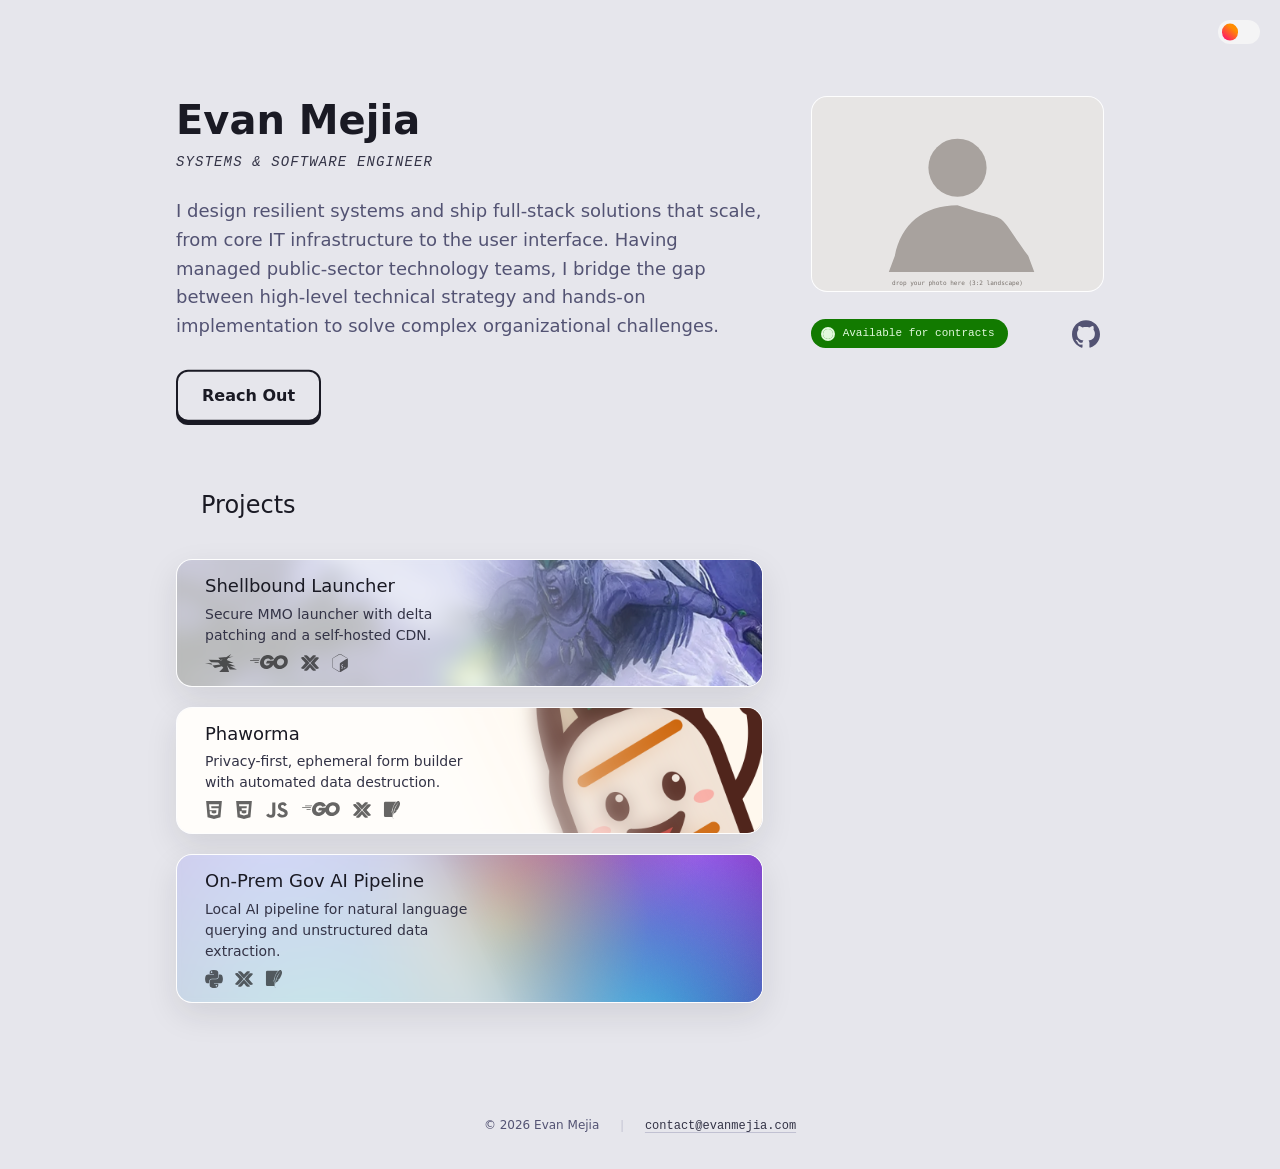
<file: index.html>
<!doctype html>
<html lang="en" data-theme="light">
    <head>
        <meta charset="UTF-8" />
        <meta name="viewport" content="width=device-width, initial-scale=1.0" />
        <title>Evan Mejia — Systems & Software Engineer</title>
        <meta
            name="description"
            content="Systems & Software Engineer. Complex technologies mapped into organized, functional solutions — self-hosted platforms, automated infrastructure, and AI workflows."
        />
        <meta property="og:site_name" content="Evan Mejia" />
        <meta property="og:type" content="website" />
        <meta
            property="og:title"
            content="Evan Mejia — Systems & Software Engineer"
        />
        <meta
            property="og:description"
            content="Systems & Software Engineer. Complex technologies mapped into organized, functional solutions — self-hosted platforms, automated infrastructure, and AI workflows."
        />
        <meta property="og:url" content="https://www.evanmejia.com/" />
        <meta
            property="og:image"
            content="https://www.evanmejia.com/assets/og-image.png"
        />
        <meta property="og:image:width" content="1200" />
        <meta property="og:image:height" content="800" />
        <meta name="twitter:card" content="summary_large_image" />
        <link rel="canonical" href="https://www.evanmejia.com/" />
        <script type="application/ld+json">
        {
            "@context": "https://schema.org",
            "@type": "Person",
            "name": "Evan Mejia",
            "url": "https://www.evanmejia.com/",
            "image": "https://www.evanmejia.com/assets/profile.svg",
            "jobTitle": "Systems & Software Engineer",
            "description": "Systems & Software Engineer. Complex technologies mapped into organized, functional solutions — self-hosted platforms, automated infrastructure, and AI workflows.",
            "sameAs": [
                "https://github.com/evanmejia"
            ]
        }
        </script>
        <link rel="icon" type="image/svg+xml" href="assets/favicon.svg" />

        <!-- Set theme before first paint (persisted choice, else system preference) -->
        <script>
            document.documentElement.dataset.theme =
                localStorage.getItem("theme") ||
                (window.matchMedia("(prefers-color-scheme: dark)").matches
                    ? "dark"
                    : "light");
        </script>

        <link rel="stylesheet" href="css/styles.css" />
    </head>

    <body>
        <a class="skip-link" href="#main">Skip to content</a>

        <label class="theme-switch">
            <input type="checkbox" id="theme-toggle" aria-label="Dark mode" />
            <span class="slider"></span>
        </label>

        <div class="page">
            <div class="layout">
                <!-- ================= Main column ================= -->
                <main id="main">
                    <h1>Evan Mejia</h1>
                    <p class="role">Systems & Software Engineer</p>
                    <p class="lead">
                        I design resilient systems and ship full-stack solutions
                        that scale, from core IT infrastructure to the user
                        interface. Having managed public-sector technology
                        teams, I bridge the gap between high-level technical
                        strategy and hands-on implementation to solve complex
                        organizational challenges.
                    </p>
                    <!-- Cal.com popup embed: clicking opens a booking modal
                         with both event types. If the embed script is
                         blocked, the button falls back to a plain link. -->
                    <a
                        class="btn btn--lift"
                        href="https://cal.com/evanmejia"
                        target="_blank"
                        rel="noopener"
                        data-cal-link="evanmejia"
                        data-cal-embed-trigger
                    >
                        <span>Reach Out</span>
                    </a>
                    <script
                        src="https://cal.com/evanmejia/embed/embed.js"
                        data-iframe-src="https://cal.com/evanmejia/embed?calEmbed=1"
                    ></script>

                    <h2 id="projects">
                        <a class="projects-link" href="projects.html"
                            >Projects</a
                        >
                    </h2>
                    <div class="cards">
                        <a
                            class="card card--shellbound"
                            href="projects.html#shellbound-launcher"
                        >
                            <h3>Shellbound Launcher</h3>
                            <p>
                                Secure MMO launcher with delta patching and a
                                self-hosted CDN.
                            </p>
                            <ul class="card-tech" aria-label="Tech stack">
                                <li>
                                    <img
                                        class="tech-icon tech-icon-wails"
                                        src="assets/icons/wails.svg"
                                        alt="Wails"
                                        width="32"
                                        height="18"
                                        loading="lazy"
                                    />
                                </li>
                                <li>
                                    <img
                                        class="tech-icon tech-icon-go"
                                        src="assets/icons/go.svg"
                                        alt="Go"
                                        width="40"
                                        height="16"
                                        loading="lazy"
                                    />
                                </li>
                                <li>
                                    <img
                                        class="tech-icon"
                                        src="assets/icons/proxmox.svg"
                                        alt="Proxmox"
                                        width="18"
                                        height="18"
                                        loading="lazy"
                                    />
                                </li>
                                <li>
                                    <img
                                        class="tech-icon"
                                        src="assets/icons/bash.svg"
                                        alt="Bash"
                                        width="18"
                                        height="18"
                                        loading="lazy"
                                    />
                                </li>
                            </ul>
                        </a>
                        <a
                            class="card card--phaworma"
                            href="projects.html#phaworma"
                        >
                            <h3>Phaworma</h3>
                            <p>
                                Privacy-first, ephemeral form builder with
                                automated data destruction.
                            </p>
                            <ul class="card-tech" aria-label="Tech stack">
                                <li>
                                    <img
                                        class="tech-icon"
                                        src="assets/icons/html5.svg"
                                        alt="HTML5"
                                        width="18"
                                        height="18"
                                        loading="lazy"
                                    />
                                </li>
                                <li>
                                    <img
                                        class="tech-icon"
                                        src="assets/icons/css.svg"
                                        alt="CSS"
                                        width="18"
                                        height="18"
                                        loading="lazy"
                                    />
                                </li>
                                <li>
                                    <img
                                        class="tech-icon tech-icon-js"
                                        src="assets/icons/javascript.svg"
                                        alt="JavaScript"
                                        width="24"
                                        height="18"
                                        loading="lazy"
                                    />
                                </li>
                                <li>
                                    <img
                                        class="tech-icon tech-icon-go"
                                        src="assets/icons/go.svg"
                                        alt="Go"
                                        width="40"
                                        height="16"
                                        loading="lazy"
                                    />
                                </li>
                                <li>
                                    <img
                                        class="tech-icon"
                                        src="assets/icons/proxmox.svg"
                                        alt="Proxmox"
                                        width="18"
                                        height="18"
                                        loading="lazy"
                                    />
                                </li>
                                <li>
                                    <img
                                        class="tech-icon"
                                        src="assets/icons/sqlite.svg"
                                        alt="SQLite"
                                        width="18"
                                        height="18"
                                        loading="lazy"
                                    />
                                </li>
                            </ul>
                        </a>
                        <a class="card" href="projects.html#ai-data-stack">
                            <h3>On-Prem Gov AI Pipeline</h3>
                            <p>
                                Local AI pipeline for natural language querying
                                and unstructured data extraction.
                            </p>
                            <ul class="card-tech" aria-label="Tech stack">
                                <li>
                                    <img
                                        class="tech-icon"
                                        src="assets/icons/python.svg"
                                        alt="Python"
                                        width="18"
                                        height="18"
                                        loading="lazy"
                                    />
                                </li>
                                <li>
                                    <img
                                        class="tech-icon"
                                        src="assets/icons/proxmox.svg"
                                        alt="Proxmox"
                                        width="18"
                                        height="18"
                                        loading="lazy"
                                    />
                                </li>
                                <li>
                                    <img
                                        class="tech-icon"
                                        src="assets/icons/sqlite.svg"
                                        alt="SQLite"
                                        width="18"
                                        height="18"
                                        loading="lazy"
                                    />
                                </li>
                            </ul>
                        </a>
                    </div>
                </main>

                <!-- ================= Sidebar ================= -->
                <aside class="sidebar">
                    <img
                        class="portrait"
                        src="assets/profile.svg"
                        alt="Portrait of Evan Mejia"
                        width="720"
                        height="480"
                    />
                    <div class="sidebar-row">
                        <span id="status" class="status-pill status-pill--green"
                            >Available for contracts</span
                        >
                        <div class="icon-row" aria-label="Profiles and contact">
                            <a
                                class="icon-link"
                                href="https://github.com/evanmejia"
                                aria-label="GitHub"
                                title="GitHub"
                            >
                                <svg
                                    viewBox="0 0 24 24"
                                    fill="currentColor"
                                    aria-hidden="true"
                                >
                                    <path
                                        d="M12 .297c-6.63 0-12 5.373-12 12 0 5.303 3.438 9.8 8.205 11.385.6.113.82-.258.82-.577 0-.285-.01-1.04-.015-2.04-3.338.724-4.042-1.61-4.042-1.61C4.422 18.07 3.633 17.7 3.633 17.7c-1.087-.744.084-.729.084-.729 1.205.084 1.838 1.236 1.838 1.236 1.07 1.835 2.809 1.305 3.495.998.108-.776.417-1.305.76-1.605-2.665-.3-5.466-1.332-5.466-5.93 0-1.31.465-2.38 1.235-3.22-.135-.303-.54-1.523.105-3.176 0 0 1.005-.322 3.3 1.23.96-.267 1.98-.399 3-.405 1.02.006 2.04.138 3 .405 2.28-1.552 3.285-1.23 3.285-1.23.645 1.653.24 2.873.12 3.176.765.84 1.23 1.91 1.23 3.22 0 4.61-2.805 5.625-5.475 5.92.42.36.81 1.096.81 2.22 0 1.606-.015 2.896-.015 3.286 0 .315.21.69.825.57C20.565 22.092 24 17.592 24 12.297c0-6.627-5.373-12-12-12"
                                    />
                                </svg>
                            </a>
                        </div>
                    </div>
                </aside>
            </div>

            <!-- ================= Footer ================= -->
            <footer class="footer">
                <p>
                    <span class="copyright"
                        >© <span id="year">2026</span> Evan Mejia</span
                    >
                    <span class="footer-sep" aria-hidden="true">|</span>
                    <a href="mailto:contact@evanmejia.com"
                        >contact@evanmejia.com</a
                    >
                </p>
            </footer>
        </div>

        <button class="to-top" type="button" aria-label="Back to top">
            <svg viewBox="0 0 384 512" aria-hidden="true">
                <path
                    d="M214.6 41.4c-12.5-12.5-32.8-12.5-45.3 0l-160 160c-12.5 12.5-12.5 32.8 0 45.3s32.8 12.5 45.3 0L160 141.2V448c0 17.7 14.3 32 32 32s32-14.3 32-32V141.2L329.4 246.6c12.5 12.5 32.8 12.5 45.3 0s12.5-32.8 0-45.3l-160-160z"
                />
            </svg>
        </button>

        <script src="js/main.js" defer></script>
    </body>
</html>
</file>
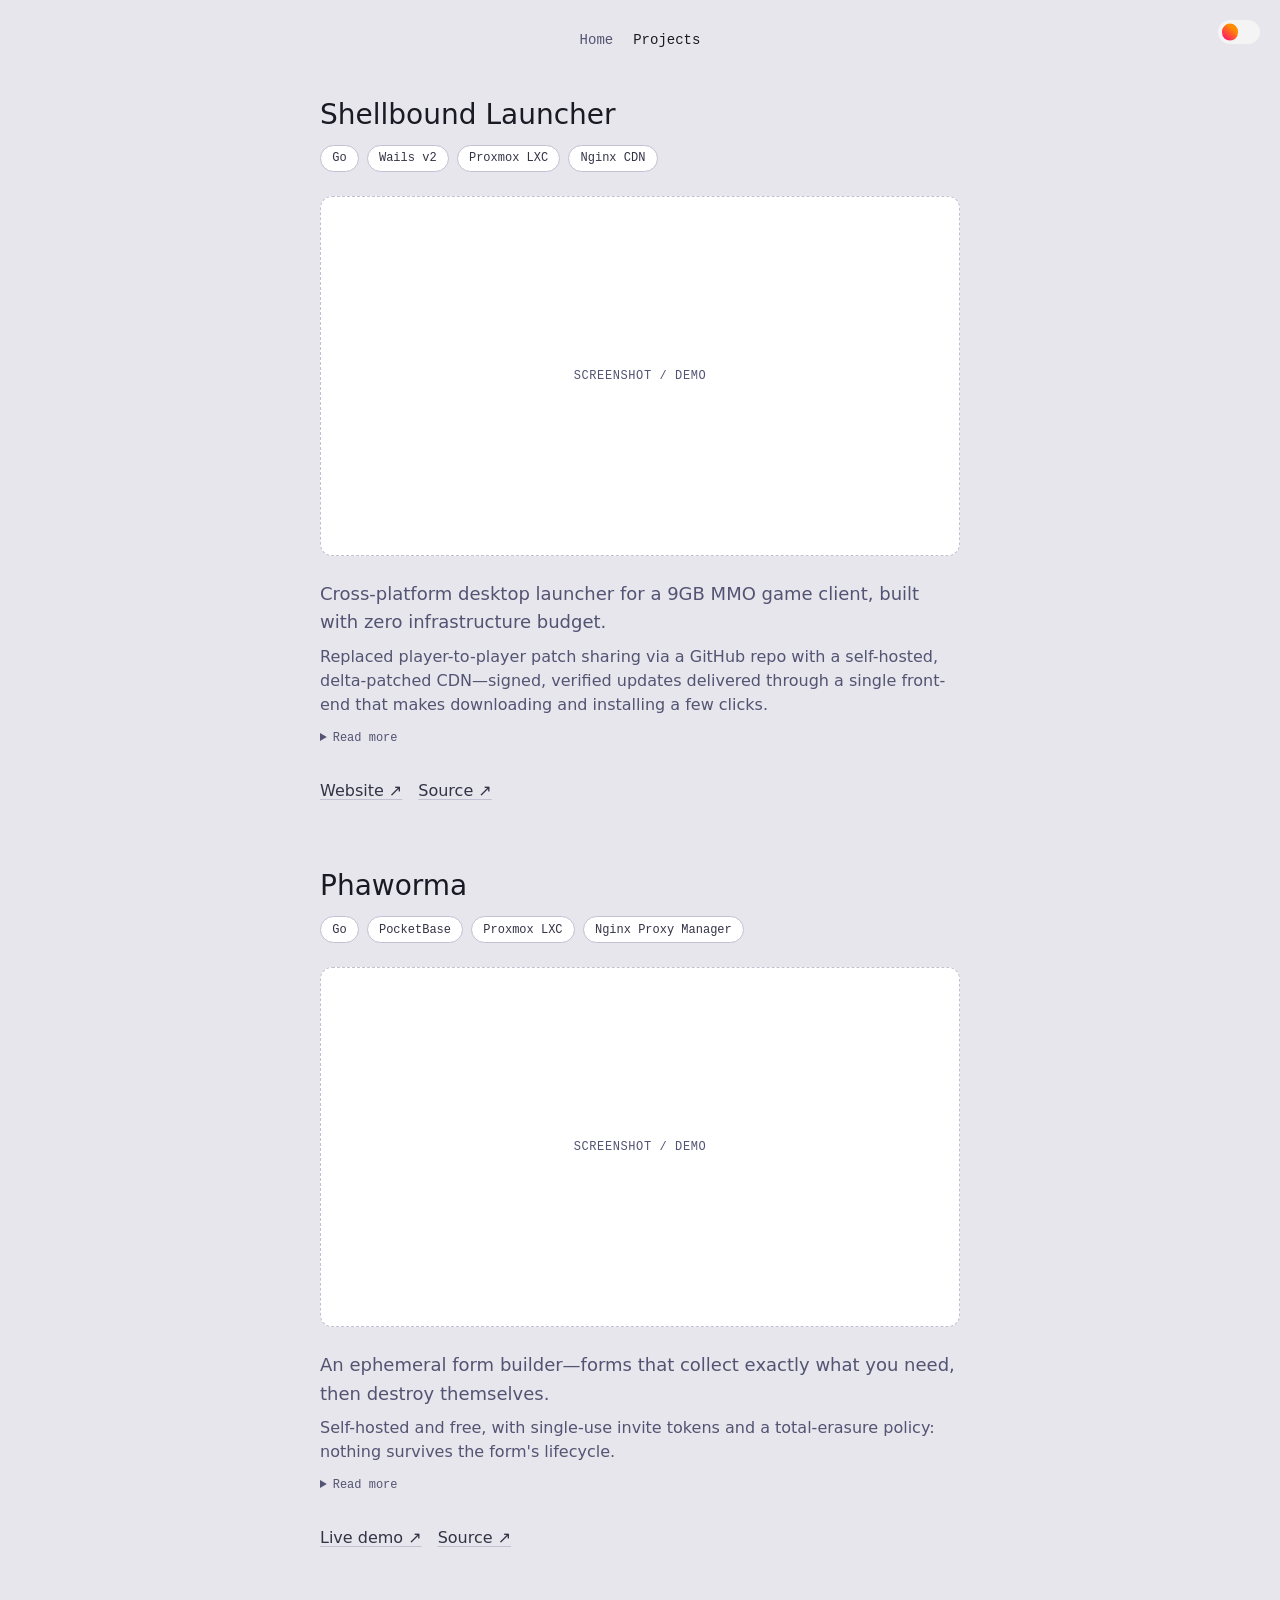
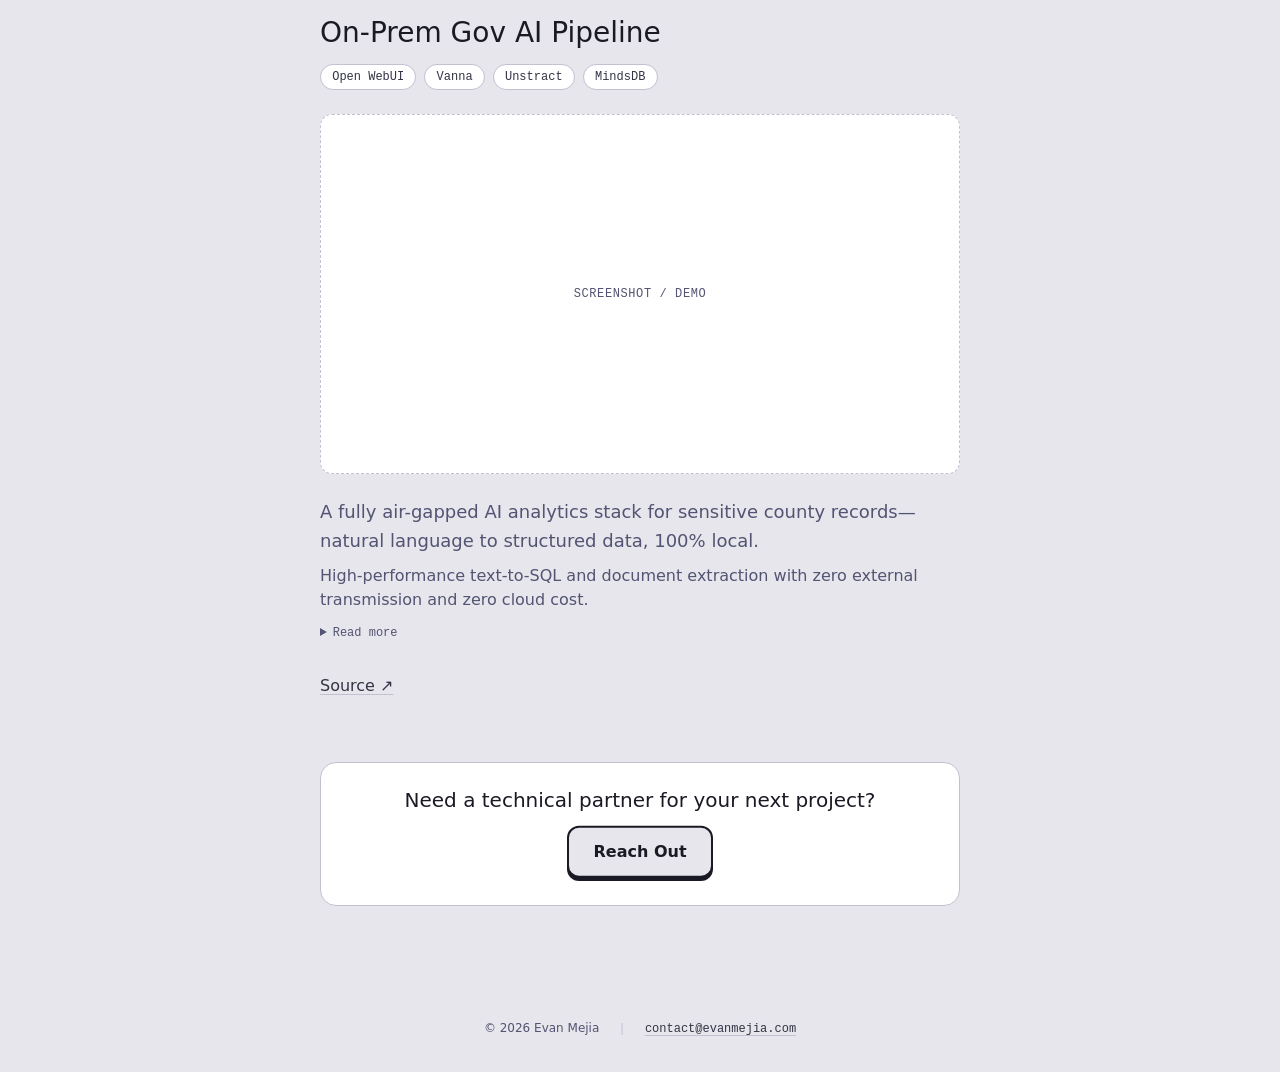
<file: projects.html>
<!doctype html>
<html lang="en" data-theme="light">
    <head>
        <meta charset="UTF-8" />
        <meta name="viewport" content="width=device-width, initial-scale=1.0" />
        <title>Projects — Evan Mejia</title>
        <meta
            name="description"
            content="Systems I've designed, built, and kept running in production: a self-hosted game launcher, an ephemeral form builder, and an air-gapped AI data analysis stack."
        />
        <meta property="og:site_name" content="Evan Mejia" />
        <meta property="og:type" content="website" />
        <meta property="og:title" content="Projects — Evan Mejia" />
        <meta
            property="og:description"
            content="Systems I've designed, built, and kept running in production: a self-hosted game launcher, an ephemeral form builder, and an air-gapped AI data analysis stack."
        />
        <meta
            property="og:url"
            content="https://www.evanmejia.com/projects.html"
        />
        <meta
            property="og:image"
            content="https://www.evanmejia.com/assets/og-image.png"
        />
        <meta property="og:image:width" content="1200" />
        <meta property="og:image:height" content="800" />
        <meta name="twitter:card" content="summary_large_image" />
        <link rel="canonical" href="https://www.evanmejia.com/projects.html" />
        <script type="application/ld+json">
        {
            "@context": "https://schema.org",
            "@type": "ItemList",
            "name": "Projects — Evan Mejia",
            "url": "https://www.evanmejia.com/projects.html",
            "itemListElement": [
                {
                    "@type": "SoftwareApplication",
                    "position": 1,
                    "name": "Shellbound Launcher",
                    "url": "https://shellbound.xyz/",
                    "codeRepository": "https://github.com/evanmejia/shellbound-launcher",
                    "applicationCategory": "UtilityApplication",
                    "operatingSystem": "Windows, Linux",
                    "description": "Cross-platform desktop launcher for a 9GB MMO game client with a self-hosted, delta-patched CDN — signed, verified updates, built with zero infrastructure budget."
                },
                {
                    "@type": "SoftwareApplication",
                    "position": 2,
                    "name": "Phaworma",
                    "url": "https://forms.evanmejia.com",
                    "codeRepository": "https://github.com/evanmejia/Phaworma",
                    "applicationCategory": "BusinessApplication",
                    "description": "Self-hosted, ephemeral form builder with single-use invite tokens and total data erasure: forms collect exactly what you need, then destroy themselves."
                },
                {
                    "@type": "Project",
                    "position": 3,
                    "name": "On-Prem Gov AI Pipeline",
                    "description": "Fully air-gapped AI analytics stack for sensitive county records — natural language to structured data, 100% local, zero external transmission."
                }
            ]
        }
        </script>
        <link rel="icon" type="image/svg+xml" href="assets/favicon.svg" />

        <!-- Set theme before first paint (persisted choice, else system preference) -->
        <script>
            document.documentElement.dataset.theme =
                localStorage.getItem("theme") ||
                (window.matchMedia("(prefers-color-scheme: dark)").matches
                    ? "dark"
                    : "light");
        </script>

        <link rel="stylesheet" href="css/styles.css" />
    </head>

    <body>
        <a class="skip-link" href="#main">Skip to content</a>

        <label class="theme-switch">
            <input type="checkbox" id="theme-toggle" aria-label="Dark mode" />
            <span class="slider"></span>
        </label>

        <nav class="page-nav" aria-label="Main">
            <a href="index.html">Home</a>
            <a class="active" href="projects.html">Projects</a>
        </nav>

        <div class="page">
            <main id="main" class="prose-col">
                <div class="projects">
                    <!-- ============ Project 1: Shellbound Launcher ============ -->
                    <article id="shellbound-launcher" class="project">
                        <h2>Shellbound Launcher</h2>
                        <ul class="pills" aria-label="Tech stack">
                            <li class="pill">Go</li>
                            <li class="pill">Wails v2</li>
                            <li class="pill">Proxmox LXC</li>
                            <li class="pill">Nginx CDN</li>
                        </ul>
                        <div class="project-media">
                            <span class="project-media-label">screenshot / demo</span>
                        </div>
                        <p class="lead">
                            Cross-platform desktop launcher for a 9GB MMO game
                            client, built with zero infrastructure budget.
                        </p>
                        <p class="outcome">
                            Replaced player-to-player patch sharing via a GitHub
                            repo with a self-hosted, delta-patched CDN—signed,
                            verified updates delivered through a single
                            front-end that makes downloading and installing a
                            few clicks.
                        </p>
                        <details class="read-more">
                            <summary>Read more</summary>
                            <p>
                                I transformed the Shellbound MMO player experience
                                by building a custom, cross-platform launcher to
                                manage its 9GB game client. Facing zero
                                infrastructure budget, I engineered a solution using
                                a Wails v2 Go/JS backend and a self-hosted
                                Proxmox-based CDN to provide seamless, delta-only
                                updates that drastically reduced patch traffic. I
                                prioritized security by implementing Ed25519 digital
                                signatures and TLS pinning, ensuring that every
                                update is verified as authentic and protected
                                against malicious tampering. This all-in-one tool
                                streamlined the entire player lifecycle—from account
                                creation and news updates to automated addon
                                management—replacing cumbersome manual processes
                                with a single, trusted, and highly efficient desktop
                                application for Windows and Linux.
                            </p>
                        </details>
                        <p class="project-actions">
                            <a
                                class="project-link"
                                href="https://shellbound.xyz/"
                                target="_blank"
                                rel="noopener"
                                >Website ↗</a
                            >
                            <a
                                class="project-link"
                                href="https://github.com/evanmejia/shellbound-launcher"
                                target="_blank"
                                rel="noopener"
                                >Source ↗</a
                            >
                        </p>
                    </article>

                    <!-- ============ Project 2: Phaworma ============ -->
                    <article id="phaworma" class="project">
                        <h2>Phaworma</h2>
                        <ul class="pills" aria-label="Tech stack">
                            <li class="pill">Go</li>
                            <li class="pill">PocketBase</li>
                            <li class="pill">Proxmox LXC</li>
                            <li class="pill">Nginx Proxy Manager</li>
                        </ul>
                        <div class="project-media">
                            <span class="project-media-label">screenshot / demo</span>
                        </div>
                        <p class="lead">
                            An ephemeral form builder—forms that collect exactly
                            what you need, then destroy themselves.
                        </p>
                        <p class="outcome">
                            Self-hosted and free, with single-use invite tokens
                            and a total-erasure policy: nothing survives the
                            form's lifecycle.
                        </p>
                        <details class="read-more">
                            <summary>Read more</summary>
                            <p>
                                I built
                                <a href="https://forms.evanmejia.com">Phaworma</a>
                                (a play on shawarma) to serve up a better way to
                                collect data without the 'forever' baggage of
                                traditional tools. Instead of hoarding data
                                indefinitely, Phaworma provides compact ephemeral
                                forms designed to disappear. Using an efficient Go
                                architecture, I engineered a system that wraps each
                                form in a strict Lifecycle, automatically purging
                                expired data from the disk so nothing stale is ever
                                left on the menu. I also wrapped every invite in a
                                single use token to ensure privacy and built a total
                                erasure policy so that when a user is done, their
                                data is gone for good. It is a lightweight and
                                secure solution that lets you collect exactly what
                                you need and nothing more.
                            </p>
                        </details>
                        <p class="project-actions">
                            <a
                                class="project-link"
                                href="https://forms.evanmejia.com"
                                target="_blank"
                                rel="noopener"
                                >Live demo ↗</a
                            >
                            <a
                                class="project-link"
                                href="https://github.com/evanmejia/Phaworma"
                                target="_blank"
                                rel="noopener"
                                >Source ↗</a
                            >
                        </p>
                    </article>

                    <!-- ============ Project 3: On-Prem AI Analytics Pipeline ============ -->
                    <article id="ai-data-stack" class="project">
                        <h2>On-Prem Gov AI Pipeline</h2>
                        <ul class="pills" aria-label="Tech stack">
                            <li class="pill">Open WebUI</li>
                            <li class="pill">Vanna</li>
                            <li class="pill">Unstract</li>
                            <li class="pill">MindsDB</li>
                        </ul>
                        <div class="project-media">
                            <span class="project-media-label">screenshot / demo</span>
                        </div>
                        <p class="lead">
                            A fully air-gapped AI analytics stack for sensitive
                            county records—natural language to structured data,
                            100% local.
                        </p>
                        <p class="outcome">
                            High-performance text-to-SQL and document extraction
                            with zero external transmission and zero cloud cost.
                        </p>
                        <details class="read-more">
                            <summary>Read more</summary>
                            <p>
                                To enable AI-driven insights without violating
                                strict compliance regulations regarding sensitive
                                county records, I engineered a fully air-gapped,
                                on-premise AI analytics pipeline. Deployed on local
                                dual-GPU hardware, the system integrates a
                                specialized stack of open-source tools: Open WebUI
                                for a unified control interface, Vanna for
                                text-to-SQL translation, Unstract for unstructured
                                data extraction, and MindsDB for database
                                federation. This architecture allows analysts to
                                transform massive volumes of unstructured case notes
                                and legacy documents into structured database tables
                                via natural language. The resulting pipeline ensures
                                100% data locality and zero external transmission,
                                providing a high-performance, zero-cost alternative
                                to cloud-based AI providers.
                            </p>
                        </details>
                        <p class="project-actions">
                            <a
                                class="project-link"
                                href="https://github.com/evanmejia"
                                target="_blank"
                                rel="noopener"
                                >Source ↗</a
                            >
                        </p>
                    </article>
                </div>

                <!-- ================= CTA ================= -->
                <section class="cta" aria-label="Contact">
                    <h2>Need a technical partner for your next project?</h2>
                    <!-- Cal.com popup embed: clicking opens a booking modal
                         with both event types. If the embed script is
                         blocked, the button falls back to a plain link. -->
                    <a
                        class="btn btn--lift"
                        href="https://cal.com/evanmejia"
                        target="_blank"
                        rel="noopener"
                        data-cal-link="evanmejia"
                        data-cal-embed-trigger
                    >
                        <span>Reach Out</span>
                    </a>
                    <script
                        src="https://cal.com/evanmejia/embed/embed.js"
                        data-iframe-src="https://cal.com/evanmejia/embed?calEmbed=1"
                    ></script>
                </section>
            </main>

            <!-- ================= Footer ================= -->
            <footer class="footer">
                <p>
                    <span class="copyright"
                        >© <span id="year">2026</span> Evan Mejia</span
                    >
                    <span class="footer-sep" aria-hidden="true">|</span>
                    <a href="mailto:contact@evanmejia.com"
                        >contact@evanmejia.com</a
                    >
                </p>
            </footer>
        </div>

        <button class="to-top" type="button" aria-label="Back to top">
            <svg viewBox="0 0 384 512" aria-hidden="true">
                <path
                    d="M214.6 41.4c-12.5-12.5-32.8-12.5-45.3 0l-160 160c-12.5 12.5-12.5 32.8 0 45.3s32.8 12.5 45.3 0L160 141.2V448c0 17.7 14.3 32 32 32s32-14.3 32-32V141.2L329.4 246.6c12.5 12.5 32.8 12.5 45.3 0s12.5-32.8 0-45.3l-160-160z"
                />
            </svg>
        </button>

        <script src="js/main.js" defer></script>
    </body>
</html>
</file>
<file: css/styles.css>
/* ---------- Design tokens ---------- */
:root {
  --font-sans: ui-sans-serif, system-ui, sans-serif, "Apple Color Emoji", "Segoe UI Emoji", "Segoe UI Symbol", "Noto Color Emoji";
  --font-mono: ui-monospace, SFMono-Regular, Menlo, Monaco, Consolas, "Liberation Mono", "Courier New", monospace;

  --bg: #e6e6ec;
  --bg-card: #ffffff;
  --card-glass: rgba(255, 255, 255, 0.72);
  --card-glass-border: rgba(255, 255, 255, 0.75);
  --card-border-hover: rgba(26, 26, 36, 0.24);
  --card-shadow: 0 12px 32px rgba(26, 26, 36, 0.1);
  --text: #333346;
  --text-heading: #1a1a24;
  --text-muted: #535373;
  --text-soft: #333346;
  --border: #c1c1d2;
  --pill-hover-border: #8080a4;
  --btn-bg: #1a1a24;
  --btn-bg-hover: #333346;
  --btn-text: #e6e6ec;

  --pill-green-text: #e1f9dc;
  --pill-green-bg: #127a00;
  --pill-yellow-text: #854d0e;
  --pill-yellow-bg: rgba(234, 179, 8, 0.14);
  --pill-red-text: #991b1b;
  --pill-red-bg: rgba(239, 68, 68, 0.12);

  --projects-btn-bg-hover: #d7d7e2;

  color-scheme: light;
}

[data-theme="dark"] {
  --bg: #0e0e12;
  --bg-card: #1a1a24;
  --card-glass: rgba(26, 26, 36, 0.8);
  --card-glass-border: rgba(255, 255, 255, 0.1);
  --card-border-hover: rgba(255, 255, 255, 0.28);
  --card-shadow: none;
  --text: #c1c1d2;
  --text-heading: #e6e6ec;
  --text-muted: #9c9cba;
  --text-soft: #a6a6bf;
  --border: #333346;
  --btn-bg: #e6e6ec;
  --btn-bg-hover: #c1c1d2;
  --btn-text: #1a1a24;

  --pill-green-text: #127a00;
  --pill-green-bg: #e1f9dc;
  --pill-yellow-text: #facc15;
  --pill-yellow-bg: rgba(250, 204, 21, 0.1);
  --pill-red-text: #f87171;
  --pill-red-bg: rgba(248, 113, 113, 0.1);

  --projects-btn-bg-hover: #262633;

  color-scheme: dark;
}

/* ---------- Base ---------- */
* {
  box-sizing: border-box;
}

html {
  scroll-behavior: smooth;
}

body {
  margin: 0;
  background: var(--bg);
  color: var(--text);
  font-family: var(--font-sans);
  font-size: 1rem;
  line-height: 1.5;
  -webkit-font-smoothing: antialiased;
  transition: background-color 0.15s ease, color 0.15s ease;
}

/* ---------- Page frame ---------- */
.page {
  display: flex;
  flex-direction: column;
  max-width: 64rem;
  margin: 0 auto;
  min-height: 100vh;
  min-height: 100svh;
  padding: 6rem 3rem 0;
}

.layout {
  display: grid;
  grid-template-columns: minmax(0, 2fr) minmax(0, 1fr);
  gap: 3rem;
  margin-bottom: 5rem;
}

main > h2:first-child,
.sidebar > h2:first-child {
  margin-top: 0;
}

@media (max-width: 767px) {
  .page {
    padding: 4.5rem 1.5rem 0;
  }
  .layout {
    grid-template-columns: 1fr;
    gap: 3.5rem;
  }
}

/* ---------- Subpage nav (top-right links; scrolls with the page,
   sits left of the fixed theme toggle) ---------- */
.page-nav {
  position: absolute;
  top: 1.25rem;
  left: 50%;
  transform: translateX(-50%);
  height: 2.5rem;
  display: flex;
  align-items: center;
  gap: 1.25rem;
}

.page-nav a {
  font-family: var(--font-mono);
  font-size: 0.875rem;
  color: var(--text-muted);
  text-decoration: none;
  transition: color 0.15s ease;
}

.page-nav a:hover,
.page-nav a.active {
  color: var(--text-heading);
}

/* ---------- Typography ---------- */
h1 {
  margin: 0 0 0.5rem;
  font-family: var(--font-sans);
  font-size: 2.5rem;
  font-weight: 600;
  line-height: 1.2;
  color: var(--text-heading);
}

h2 {
  margin: 3rem 0 1.25rem;
  font-family: var(--font-sans);
  font-size: 1.5rem;
  font-weight: 500;
  line-height: 1.33;
  color: var(--text-heading);
}

p {
  margin: 0 0 1rem;
}

.lead {
  font-size: 1.125rem;
  font-weight: 400;
  line-height: 1.6;
  color: var(--text-muted);
  margin-bottom: 1.75rem;
}

.role {
  margin: 0 0 1.5rem;
  font-family: var(--font-mono);
  font-size: 0.875rem;
  font-style: italic;
  letter-spacing: 0.08em;
  text-transform: uppercase;
  color: var(--text-soft);
}

/* ---------- Status pill (index.html sidebar; state driven by
   status.json, which tools/update-status.mjs rewrites from
   cal.com bookings) ---------- */
.status-pill {
  position: relative;
  display: inline-flex;
  align-items: center;
  gap: 0.5rem;
  padding: 0.375rem 0.875rem 0.375rem 0.625rem;
  border-radius: 999px;
  font-family: var(--font-mono);
  font-size: 0.6875rem;
  font-weight: 500;
  line-height: 1.5;
  white-space: nowrap;
}

/* Pulsing status indicator (uiverse.io/Zain-Muhammad/plastic-gecko-7,
   MIT). */
.status-pill::before {
  box-sizing: border-box;
  content: "";
  width: 14px;
  height: 14px;
  flex: none;
  border: 2px solid currentColor;
  border-radius: 50%;
  animation: status-ring 2s ease-in-out infinite;
}

.status-pill::after {
  content: "";
  position: absolute;
  left: calc(0.625rem + 2px);
  top: 50%;
  width: 10px;
  height: 10px;
  margin-top: -5px;
  border-radius: 50%;
  background: currentColor;
  animation: status-dot 2s ease-in-out infinite;
}

@keyframes status-ring {
  0%,
  100% {
    transform: scale(1);
    opacity: 1;
  }
  50% {
    transform: scale(1.5);
    opacity: 0.5;
  }
}

@keyframes status-dot {
  0%,
  100% {
    transform: scale(1);
  }
  50% {
    transform: scale(0);
  }
}

.status-pill--green {
  color: var(--pill-green-text);
  background: var(--pill-green-bg);
}

.status-pill--yellow {
  color: var(--pill-yellow-text);
  background: var(--pill-yellow-bg);
}

.status-pill--red {
  color: var(--pill-red-text);
  background: var(--pill-red-bg);
}

a {
  color: var(--text-soft);
  text-decoration: underline;
  text-decoration-color: var(--border);
  text-underline-offset: 3px;
  transition: color 0.15s ease, text-decoration-color 0.15s ease;
}

a:hover {
  color: var(--text-heading);
  text-decoration-color: currentColor;
}

/* ---------- Button ---------- */
.btn {
  display: inline-block;
  margin-top: 0.25rem;
  padding: 0.5rem 1rem;
  border: none;
  border-radius: 0.375rem;
  background: var(--btn-bg);
  color: var(--btn-text);
  font-family: var(--font-sans);
  font-size: 1rem;
  font-weight: 500;
  text-decoration: none;
  cursor: pointer;
  transition: background-color 0.15s ease;
}

.btn:hover {
  background: var(--btn-bg-hover);
  color: var(--btn-text);
  text-decoration: none;
}

/* ---------- Lifted CTA ----------
   "Let's talk" button adapted from uiverse.io/Voxybuns,
   "lucky-fireant-71" (MIT). */
.btn--lift {
  border-radius: 0.75rem;
  padding: 0;
  font-weight: 600;
}

.btn--lift > span {
  display: block;
  border: 2px solid var(--btn-bg);
  border-radius: 0.75rem;
  padding: 0.75em 1.5em;
  background: var(--btn-text);
  color: var(--btn-bg);
  transform: translateY(-0.2em);
  transition: transform 0.15s ease;
}

.btn--lift:hover {
  background: var(--btn-bg);
}

.btn--lift:hover > span {
  transform: translateY(-0.33em);
}

.btn--lift:active > span {
  transform: translateY(0);
}

.btn--lift:focus-visible {
  outline: 2px solid var(--text-heading);
  outline-offset: 2px;
}

/* ---------- Projects heading button (index.html) ---------- */
.projects-link {
  display: block;
  width: 100%;
  padding: 1rem 1.5rem;
  border: 1px solid transparent;
  border-radius: 1rem;
  background: transparent;
  color: inherit;
  text-decoration: none;
  transition: background-color 0.15s ease, border-color 0.15s ease;
}

.projects-link:hover,
.projects-link:focus-visible {
  background: var(--projects-btn-bg-hover);
  border-color: var(--card-border-hover);
}

.projects-link:focus-visible {
  outline: 2px solid var(--text-heading);
  outline-offset: 3px;
}

/* ---------- Work cards ----------
   Glass effect adapted from uiverse.io/SteveBloX,
   "dangerous-warthog-85" (MIT). */
.cards {
  display: grid;
  gap: 1.25rem;
}

.card {
  position: relative;
  display: flex;
  flex-direction: column;
  padding: 0.875rem 1.75rem;
  border: 1px solid var(--card-glass-border);
  border-radius: 1rem;
  background: var(--card-glass);
  color: inherit;
  text-decoration: none;
  box-shadow: var(--card-shadow);
  isolation: isolate;
  overflow: hidden;
  transition: transform 0.5s ease, border-color 0.5s ease;
}

.card::before {
  content: "";
  position: absolute;
  inset: -1.25rem;
  z-index: -1;
  background:
    linear-gradient(65deg, var(--card-glass) 0 45%, transparent 80%),
    url("../assets/work-bg.svg") center / cover no-repeat;
  filter: blur(10px);
}

.card::after {
  content: "";
  position: absolute;
  inset: -1.25rem;
  z-index: -1;
  background: url("../assets/work-bg.svg") center / cover no-repeat;
  -webkit-mask-image: linear-gradient(65deg, transparent 50%, #000 85%);
  mask-image: linear-gradient(65deg, transparent 50%, #000 85%);
}

.card--shellbound::before {
  background-image: linear-gradient(65deg, var(--card-glass) 0 45%, transparent 80%), url("../assets/shellbound-bg.webp");
}

.card--shellbound::after {
  background-image: url("../assets/shellbound-bg.webp");
}

.card--phaworma::before {
  background-image: linear-gradient(65deg, var(--card-glass) 0 45%, transparent 80%), url("../assets/phaworma-bg.png");
}

.card--phaworma::after {
  background-image: url("../assets/phaworma-bg.png");
}

.card:hover {
  border-color: var(--card-border-hover);
  transform: scale(1.02);
  color: inherit;
  text-decoration: none;
}

.card:active {
  transform: scale(0.98);
}

.card:focus-visible {
  outline: 2px solid var(--text-heading);
  outline-offset: 3px;
}

.card h3 {
  margin: 0 0 0.4rem;
  font-family: var(--font-sans);
  font-size: 1.125rem;
  font-weight: 500;
  line-height: 1.3;
  color: var(--text-heading);
}

.card p {
  margin: 0 0 0.5rem;
  font-size: 0.875rem;
  color: var(--text-soft);
}

/* Keep the text to about half the card so it doesn't overlap the art
   that shows through on the right */
.card h3,
.card p {
  max-width: 55%;
}

/* Mono tech-stack icons (assets/icons) */
.card-tech {
  display: flex;
  flex-wrap: wrap;
  gap: 0.75rem;
  margin: 0;
  margin-top: auto;
  padding: 0;
  list-style: none;
}

.tech-icon {
  display: block;
  width: 1.125rem;
  height: 1.125rem;
}

/* Go cropped viewBox: match height to the
   other glyphs. */
.tech-icon-go {
  width: 2.5rem;
  height: 1rem;
}

/* JS wordmark cropped to the letters */
.tech-icon-js {
  width: 1.5rem;
  height: 1.125rem;
}


.tech-icon-wails {
  width: 2rem;
  height: 1.125rem;
}

[data-theme="light"] .tech-icon {
  filter: brightness(0) opacity(0.6);
}

/* ---------- Sidebar ---------- */
.sidebar {
  position: sticky;
  top: 4.5rem;
  align-self: start;
}

.portrait {
  display: block;
  width: 100%;
  height: auto;
  aspect-ratio: 3 / 2;
  object-fit: cover;
  margin: 0 0 1.5rem;
  border: 1px solid var(--card-glass-border);
  border-radius: 1rem;
  background: var(--card-glass);
}

.sidebar-row {
  display: flex;
  align-items: center;
  justify-content: space-between;
  gap: 0.75rem;
}

.icon-row {
  display: flex;
  gap: 1rem;
}

.icon-link {
  display: inline-flex;
  padding: 0.25rem;
  color: var(--text-muted);
  transition: color 0.15s ease;
}

.icon-link:hover {
  color: var(--text-heading);
}

/* Match the status-pill's height (~28.5px: 11px line box + 12px padding) */
.icon-link svg {
  width: 1.75rem;
  height: 1.75rem;
}

/* ---------- Theme switch ----------
   Sun/moon slider adapted from uiverse.io/satyamchaudharydev,
   "shy-earwig-18" (MIT). */
.theme-switch {
  --width-of-switch: 2.625em;
  --height-of-switch: 1.5em;
  --size-of-icon: 1.05em;
  --slider-offset: 0.225em;
  position: fixed;
  top: 1.25rem;
  right: 1.25rem;
  z-index: 50;
  display: block;
  width: var(--width-of-switch);
  height: var(--height-of-switch);
}

.theme-switch input {
  opacity: 0;
  width: 0;
  height: 0;
}

.theme-switch .slider {
  position: absolute;
  inset: 0;
  cursor: pointer;
  background-color: #f4f4f5;
  transition: 0.4s;
  border-radius: 30px;
}

.theme-switch .slider:before {
  position: absolute;
  content: "";
  height: var(--size-of-icon);
  width: var(--size-of-icon);
  left: var(--slider-offset);
  top: 50%;
  transform: translateY(-50%);
  background: linear-gradient(40deg, #ff0080, #ff8c00 70%);
  transition: 0.4s;
  border-radius: 30px;
}

.theme-switch input:checked + .slider {
  background-color: #303136;
}

.theme-switch input:checked + .slider:before {
  left: calc(100% - (var(--size-of-icon) + var(--slider-offset)));
  background: #303136;
  box-shadow: inset -3px -2px 5px -2px #8983f7, inset -10px -4px 0 0 #a3dafb;
}

/* The input is visually hidden, visible focus ring */
.theme-switch input:focus-visible + .slider {
  outline: 2px solid var(--text-heading);
  outline-offset: 2px;
}

/* ---------- Projects page ---------- */
.prose-col {
  max-width: 40rem;
  margin: 0 auto 5rem;
}

.prose-col h1 {
  margin-bottom: 1rem;
}

.prose-col > .lead {
  margin-bottom: 3.5rem;
}

.projects {
  display: grid;
  gap: 4rem;
}

.project {
  scroll-margin-top: 4.5rem;
}

.project h2 {
  margin: 0 0 0.75rem;
  font-size: 1.75rem;
}

.pills {
  display: flex;
  flex-wrap: wrap;
  gap: 0.5rem;
  margin: 0 0 1.5rem;
  padding: 0;
  list-style: none;
}

.pill {
  padding: 0.2rem 0.7rem;
  border: 1px solid var(--border);
  border-radius: 999px;
  background: var(--bg-card);
  font-family: var(--font-mono);
  font-size: 0.75rem;
  color: var(--text-soft);
  transition: color 0.15s ease, border-color 0.15s ease;
}

.pill:hover {
  border-color: var(--pill-hover-border);
  color: var(--text-heading);
}

/* ---------- Project media (placeholder for screenshot / demo) ---------- */
.project-media {
  width: 100%;
  aspect-ratio: 16 / 9;
  margin: 0 0 1.5rem;
  display: flex;
  align-items: center;
  justify-content: center;
  border: 1px dashed var(--border);
  border-radius: 0.75rem;
  background: var(--bg-card);
}

.project-media-label {
  font-family: var(--font-mono);
  font-size: 0.75rem;
  letter-spacing: 0.05em;
  text-transform: uppercase;
  color: var(--text-muted);
}

.project-media video,
.project-media img {
  width: 100%;
  height: 100%;
  object-fit: cover;
}

/* ---------- Project summary, outcome, and links ---------- */
.project .lead {
  margin-bottom: 0.5rem;
}

.project .outcome {
  margin: 0;
  color: var(--text-muted);
}

.project-actions {
  display: flex;
  flex-wrap: wrap;
  gap: 1rem;
  margin: 2rem 0 0;
}

/* ---------- Read more (collapsible) ---------- */
details.read-more {
  margin-top: 0.75rem;
}

details.read-more summary {
  cursor: pointer;
  font-family: var(--font-mono);
  font-size: 0.75rem;
  color: var(--text-muted);
  transition: color 0.15s ease;
  user-select: none;
}

details.read-more summary:hover,
details.read-more summary:focus-visible {
  color: var(--text);
}

details.read-more[open] summary {
  margin-bottom: 0.75rem;
  color: var(--text-soft);
}

/* ---------- CTA (bottom of projects page) ---------- */
.cta {
  margin-top: 4rem;
  padding: 1.5rem 1.75rem;
  border: 1px solid var(--border);
  border-radius: 1rem;
  background: var(--bg-card);
  text-align: center;
}

.cta h2 {
  margin: 0 0 0.75rem;
  font-size: 1.25rem;
}

/* ---------- Back to top ----------
   Style adapted from uiverse.io/waliddu001,
   "orange-panther-33" (MIT). Show/hide via .visible,
   toggled by js/main.js shortly after scrolling begins. */
.to-top {
  position: fixed;
  right: 1.5rem;
  bottom: 1.5rem;
  z-index: 40;
  width: 50px;
  height: 50px;
  border-radius: 50%;
  background-color: rgb(20, 20, 20);
  border: none;
  font-weight: 600;
  display: flex;
  align-items: center;
  justify-content: center;
  box-shadow: 0px 0px 0px 4px rgba(180, 160, 255, 0.253);
  cursor: pointer;
  overflow: hidden;
  opacity: 0;
  pointer-events: none;
  transform: translateY(0.5rem);
  transition:
    width 0.3s ease,
    border-radius 0.3s ease,
    background-color 0.3s ease,
    opacity 0.2s ease,
    transform 0.2s ease;
}

.to-top.visible {
  opacity: 1;
  pointer-events: auto;
  transform: translateY(0);
}

.to-top svg {
  width: 12px;
  transition: transform 0.3s ease;
}

.to-top svg path {
  fill: white;
}

.to-top::before {
  position: absolute;
  bottom: -20px;
  content: "Back to Top";
  color: white;
  font-size: 0px;
  transition: font-size 0.3s ease;
}

.to-top:hover,
.to-top:focus-visible {
  width: 140px;
  border-radius: 50px;
  background-color: rgb(181, 160, 255);
}

.to-top:hover svg,
.to-top:focus-visible svg {
  transform: translateY(-200%);
}

.to-top:hover::before,
.to-top:focus-visible::before {
  font-size: 13px;
  opacity: 1;
  bottom: unset;
}

.to-top:focus-visible {
  outline: 2px solid var(--text-heading);
  outline-offset: 2px;
}

/* ---------- Footer ---------- */
.footer {
  margin-top: auto;
  padding-bottom: 2rem;
  font-family: var(--font-mono);
  font-size: 0.75rem;
  line-height: 1.7;
  color: var(--text-muted);
  text-align: center;
}

.footer p {
  margin: 2rem 0 0;
}

.footer-sep {
  margin: 0 0.75rem;
  color: var(--border);
}

.copyright {
  font-family: var(--font-sans);
}

/* ---------- Accessibility ---------- */
.skip-link {
  position: fixed;
  top: 1rem;
  left: 1rem;
  z-index: 100;
  transform: translateY(-300%);
  padding: 0.5rem 1rem;
  border-radius: 0.375rem;
  background: var(--btn-bg);
  color: var(--btn-text);
  font-family: var(--font-sans);
  font-size: 0.875rem;
  text-decoration: none;
}

.skip-link:focus {
  transform: none;
}

@media (prefers-reduced-motion: reduce) {
  html {
    scroll-behavior: auto;
  }
  *,
  *::before,
  *::after {
    transition-duration: 0.01ms !important;
    animation-duration: 0.01ms !important;
    animation-iteration-count: 1 !important;
  }
  .card:hover,
  .card:active {
    transform: none;
  }
  .btn--lift:hover > span,
  .btn--lift:active > span {
    transform: translateY(-0.2em);
  }
}
</file>
